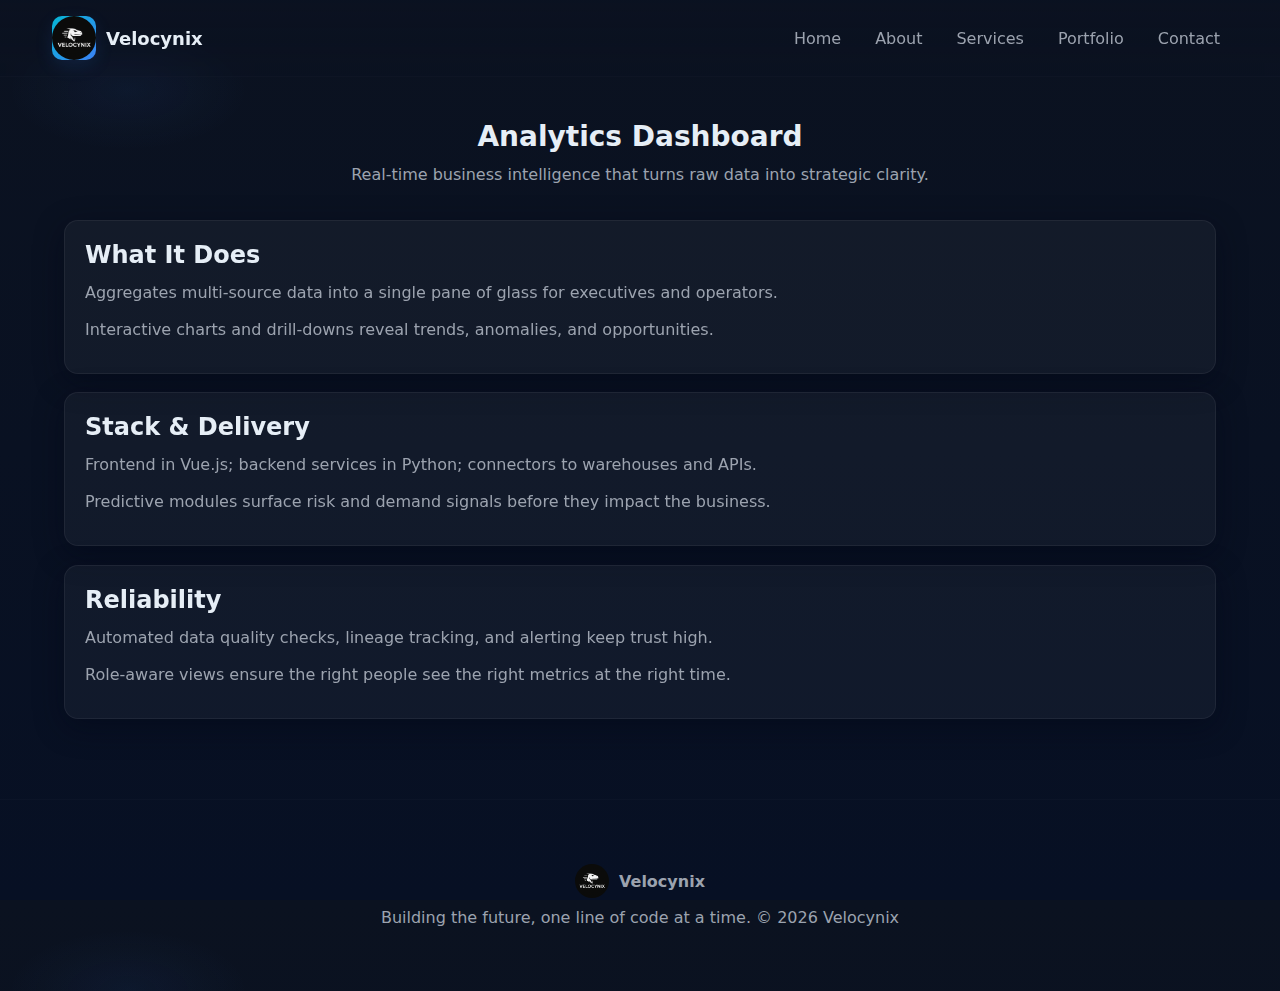
<file: analytics.html>
<!doctype html>
<html lang="en">
<head>
  <meta charset="utf-8">
  <meta name="viewport" content="width=device-width,initial-scale=1">
  <title>Analytics Dashboard - Velocynix</title>
  <meta name="description" content="Real‑time business intelligence that turns raw data into strategic clarity.">
  <link rel="stylesheet" href="style.css">
</head>
<body>
  
  <nav role="navigation" aria-label="Main" id="nav">
    <div class="nav-inner container">
      <div class="brand">
        <div class="logo"><img class="logo-circle" src="images/noslogan.png" alt="Velocynix" width="44px"></div>
        <div>Velocynix</div>
      </div>
      <div class="nav-links" id="navLinks">
        <a href="index.html#home">Home</a>
        <a href="index.html#about">About</a>
        <a href="index.html#services">Services</a>
        <a href="index.html#portfolio">Portfolio</a>
        <a href="index.html#contact">Contact</a>
      </div>
    </div>
  </nav>

  <main class="container" style="padding-top:120px;padding-bottom:40px">
    <h1 class="section-title">Analytics Dashboard</h1>
    <p class="section-sub">Real‑time business intelligence that turns raw data into strategic clarity.</p>
    <section class="card" style="margin-top:18px"><h2 style="margin-bottom:8px">What It Does</h2>
<p style='color:var(--muted);line-height:1.7;margin:10px 0'>Aggregates multi‑source data into a single pane of glass for executives and operators.</p>
<p style='color:var(--muted);line-height:1.7;margin:10px 0'>Interactive charts and drill‑downs reveal trends, anomalies, and opportunities.</p>
</section>
<section class="card" style="margin-top:18px"><h2 style="margin-bottom:8px">Stack & Delivery</h2>
<p style='color:var(--muted);line-height:1.7;margin:10px 0'>Frontend in Vue.js; backend services in Python; connectors to warehouses and APIs.</p>
<p style='color:var(--muted);line-height:1.7;margin:10px 0'>Predictive modules surface risk and demand signals before they impact the business.</p>
</section>
<section class="card" style="margin-top:18px"><h2 style="margin-bottom:8px">Reliability</h2>
<p style='color:var(--muted);line-height:1.7;margin:10px 0'>Automated data quality checks, lineage tracking, and alerting keep trust high.</p>
<p style='color:var(--muted);line-height:1.7;margin:10px 0'>Role‑aware views ensure the right people see the right metrics at the right time.</p>
</section>
  </main>
  
  <footer>
    <div class="container">
      <div style="display:flex;align-items:center;justify-content:center;gap:10px;margin-bottom:10px">
        <div class="logo" style="width:34px;height:34px;border-radius:8px;display:flex;align-items:center;justify-content:center">
          <img class="logo-circle" src="images/noslogan.png" alt="logo" width="34px">
        </div>
        <strong>Velocynix</strong>
      </div>
      <div style="color:var(--muted)">Building the future, one line of code at a time. © <span id="year"></span> Velocynix</div>
    </div>
  </footer>
  <script>
    document.getElementById('year').textContent = new Date().getFullYear();
  </script>
<script>
(function(){if(!window.chatbase||window.chatbase("getState")!=="initialized"){window.chatbase=(...arguments)=>{if(!window.chatbase.q){window.chatbase.q=[]}window.chatbase.q.push(arguments)};window.chatbase=new Proxy(window.chatbase,{get(target,prop){if(prop==="q"){return target.q}return(...args)=>target(prop,...args)}})}const onLoad=function(){const script=document.createElement("script");script.src="https://www.chatbase.co/embed.min.js";script.id="5amE8og5zxQxO5XHFXUi6";script.domain="www.chatbase.co";document.body.appendChild(script)};if(document.readyState==="complete"){onLoad()}else{window.addEventListener("load",onLoad)}})();
</script>

</body>
</html>
</file>
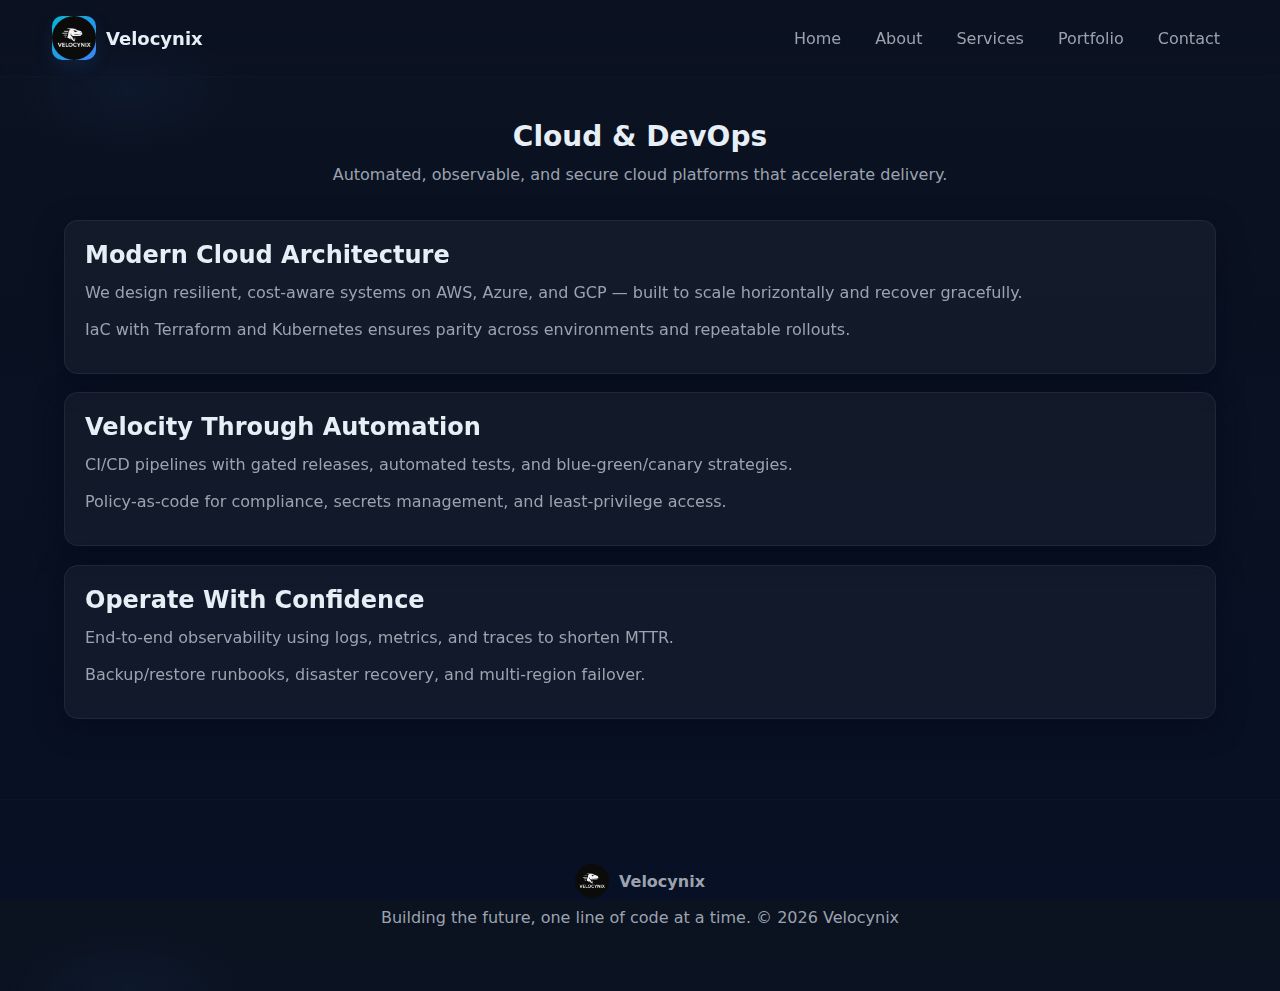
<file: cloud-devops.html>
<!doctype html>
<html lang="en">
<head>
  <meta charset="utf-8">
  <meta name="viewport" content="width=device-width,initial-scale=1">
  <title>Cloud & DevOps - Velocynix</title>
  <meta name="description" content="Automated, observable, and secure cloud platforms that accelerate delivery.">
  <link rel="stylesheet" href="style.css">
</head>
<body>
  
  <nav role="navigation" aria-label="Main" id="nav">
    <div class="nav-inner container">
      <div class="brand">
        <div class="logo"><img class="logo-circle" src="images/noslogan.png" alt="Velocynix" width="44px"></div>
        <div>Velocynix</div>
      </div>
      <div class="nav-links" id="navLinks">
        <a href="index.html#home">Home</a>
        <a href="index.html#about">About</a>
        <a href="index.html#services">Services</a>
        <a href="index.html#portfolio">Portfolio</a>
        <a href="index.html#contact">Contact</a>
      </div>
    </div>
  </nav>

  <main class="container" style="padding-top:120px;padding-bottom:40px">
    <h1 class="section-title">Cloud & DevOps</h1>
    <p class="section-sub">Automated, observable, and secure cloud platforms that accelerate delivery.</p>
    <section class="card" style="margin-top:18px"><h2 style="margin-bottom:8px">Modern Cloud Architecture</h2>
<p style='color:var(--muted);line-height:1.7;margin:10px 0'>We design resilient, cost‑aware systems on AWS, Azure, and GCP — built to scale horizontally and recover gracefully.</p>
<p style='color:var(--muted);line-height:1.7;margin:10px 0'>IaC with Terraform and Kubernetes ensures parity across environments and repeatable rollouts.</p>
</section>
<section class="card" style="margin-top:18px"><h2 style="margin-bottom:8px">Velocity Through Automation</h2>
<p style='color:var(--muted);line-height:1.7;margin:10px 0'>CI/CD pipelines with gated releases, automated tests, and blue‑green/canary strategies.</p>
<p style='color:var(--muted);line-height:1.7;margin:10px 0'>Policy‑as‑code for compliance, secrets management, and least‑privilege access.</p>
</section>
<section class="card" style="margin-top:18px"><h2 style="margin-bottom:8px">Operate With Confidence</h2>
<p style='color:var(--muted);line-height:1.7;margin:10px 0'>End‑to‑end observability using logs, metrics, and traces to shorten MTTR.</p>
<p style='color:var(--muted);line-height:1.7;margin:10px 0'>Backup/restore runbooks, disaster recovery, and multi‑region failover.</p>
</section>
  </main>
  
  <footer>
    <div class="container">
      <div style="display:flex;align-items:center;justify-content:center;gap:10px;margin-bottom:10px">
        <div class="logo" style="width:34px;height:34px;border-radius:8px;display:flex;align-items:center;justify-content:center">
          <img class="logo-circle" src="images/noslogan.png" alt="logo" width="34px">
        </div>
        <strong>Velocynix</strong>
      </div>
      <div style="color:var(--muted)">Building the future, one line of code at a time. © <span id="year"></span> Velocynix</div>
    </div>
  </footer>
  <script>
    document.getElementById('year').textContent = new Date().getFullYear();
  </script>

</body>
</html>
</file>
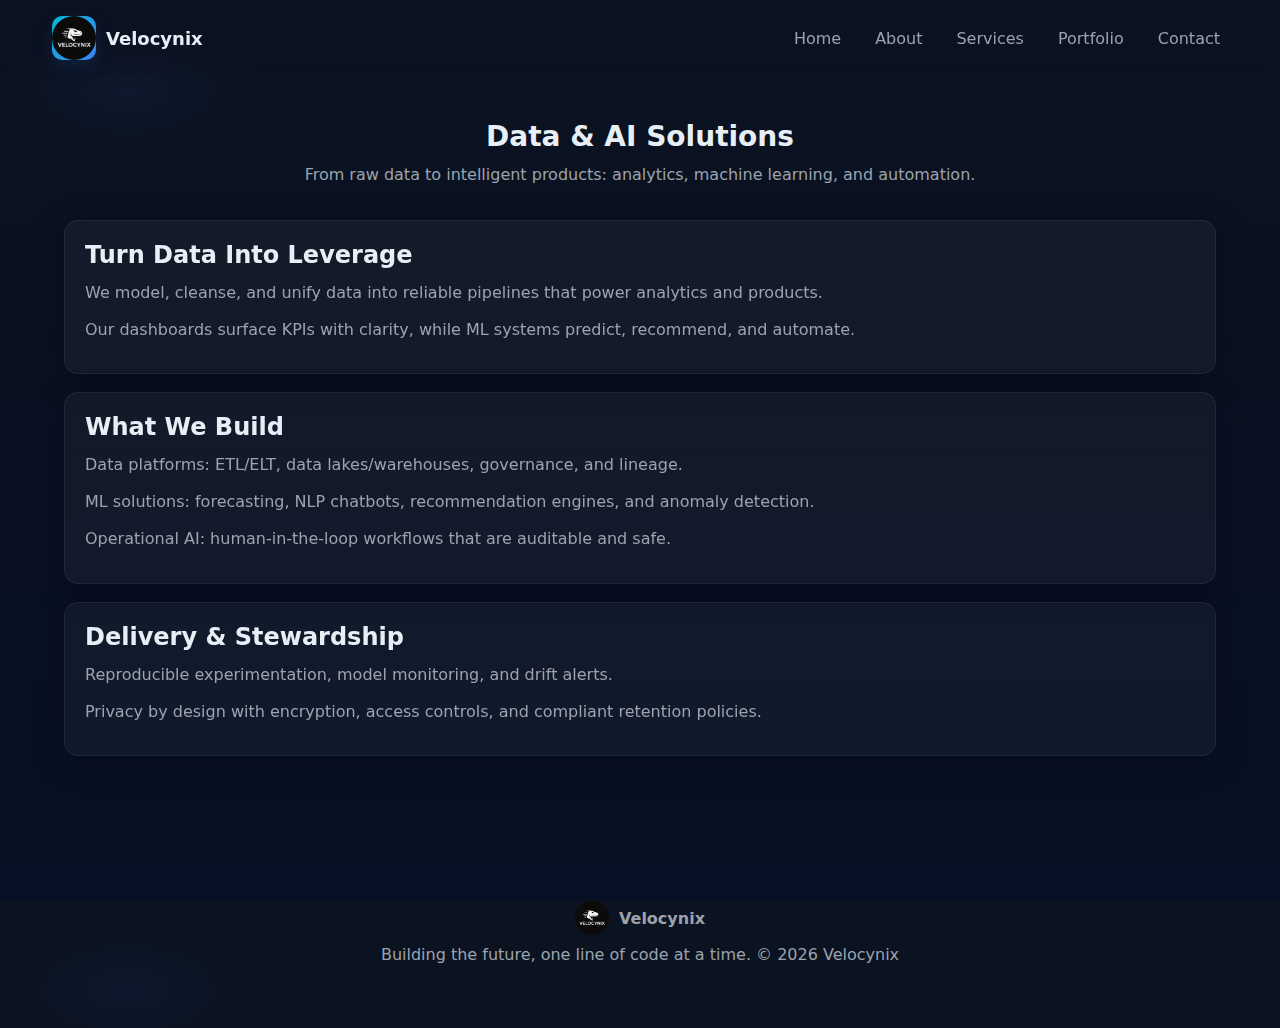
<file: data-ai.html>
<!doctype html>
<html lang="en">
<head>
  <meta charset="utf-8">
  <meta name="viewport" content="width=device-width,initial-scale=1">
  <title>Data & AI Solutions - Velocynix</title>
  <meta name="description" content="From raw data to intelligent products: analytics, machine learning, and automation.">
  <link rel="stylesheet" href="style.css">
</head>
<body>
  
  <nav role="navigation" aria-label="Main" id="nav">
    <div class="nav-inner container">
      <div class="brand">
        <div class="logo"><img class="logo-circle" src="images/noslogan.png" alt="Velocynix" width="44px"></div>
        <div>Velocynix</div>
      </div>
      <div class="nav-links" id="navLinks">
        <a href="index.html#home">Home</a>
        <a href="index.html#about">About</a>
        <a href="index.html#services">Services</a>
        <a href="index.html#portfolio">Portfolio</a>
        <a href="index.html#contact">Contact</a>
      </div>
    </div>
  </nav>

  <main class="container" style="padding-top:120px;padding-bottom:40px">
    <h1 class="section-title">Data & AI Solutions</h1>
    <p class="section-sub">From raw data to intelligent products: analytics, machine learning, and automation.</p>
    <section class="card" style="margin-top:18px"><h2 style="margin-bottom:8px">Turn Data Into Leverage</h2>
<p style='color:var(--muted);line-height:1.7;margin:10px 0'>We model, cleanse, and unify data into reliable pipelines that power analytics and products.</p>
<p style='color:var(--muted);line-height:1.7;margin:10px 0'>Our dashboards surface KPIs with clarity, while ML systems predict, recommend, and automate.</p>
</section>
<section class="card" style="margin-top:18px"><h2 style="margin-bottom:8px">What We Build</h2>
<p style='color:var(--muted);line-height:1.7;margin:10px 0'>Data platforms: ETL/ELT, data lakes/warehouses, governance, and lineage.</p>
<p style='color:var(--muted);line-height:1.7;margin:10px 0'>ML solutions: forecasting, NLP chatbots, recommendation engines, and anomaly detection.</p>
<p style='color:var(--muted);line-height:1.7;margin:10px 0'>Operational AI: human‑in‑the‑loop workflows that are auditable and safe.</p>
</section>
<section class="card" style="margin-top:18px"><h2 style="margin-bottom:8px">Delivery & Stewardship</h2>
<p style='color:var(--muted);line-height:1.7;margin:10px 0'>Reproducible experimentation, model monitoring, and drift alerts.</p>
<p style='color:var(--muted);line-height:1.7;margin:10px 0'>Privacy by design with encryption, access controls, and compliant retention policies.</p>
</section>
  </main>
  
  <footer>
    <div class="container">
      <div style="display:flex;align-items:center;justify-content:center;gap:10px;margin-bottom:10px">
        <div class="logo" style="width:34px;height:34px;border-radius:8px;display:flex;align-items:center;justify-content:center">
          <img class="logo-circle" src="images/noslogan.png" alt="logo" width="34px">
        </div>
        <strong>Velocynix</strong>
      </div>
      <div style="color:var(--muted)">Building the future, one line of code at a time. © <span id="year"></span> Velocynix</div>
    </div>
  </footer>
  <script>
    document.getElementById('year').textContent = new Date().getFullYear();
  </script>
<script>
(function(){if(!window.chatbase||window.chatbase("getState")!=="initialized"){window.chatbase=(...arguments)=>{if(!window.chatbase.q){window.chatbase.q=[]}window.chatbase.q.push(arguments)};window.chatbase=new Proxy(window.chatbase,{get(target,prop){if(prop==="q"){return target.q}return(...args)=>target(prop,...args)}})}const onLoad=function(){const script=document.createElement("script");script.src="https://www.chatbase.co/embed.min.js";script.id="5amE8og5zxQxO5XHFXUi6";script.domain="www.chatbase.co";document.body.appendChild(script)};if(document.readyState==="complete"){onLoad()}else{window.addEventListener("load",onLoad)}})();
</script>

</body>
</html>
</file>
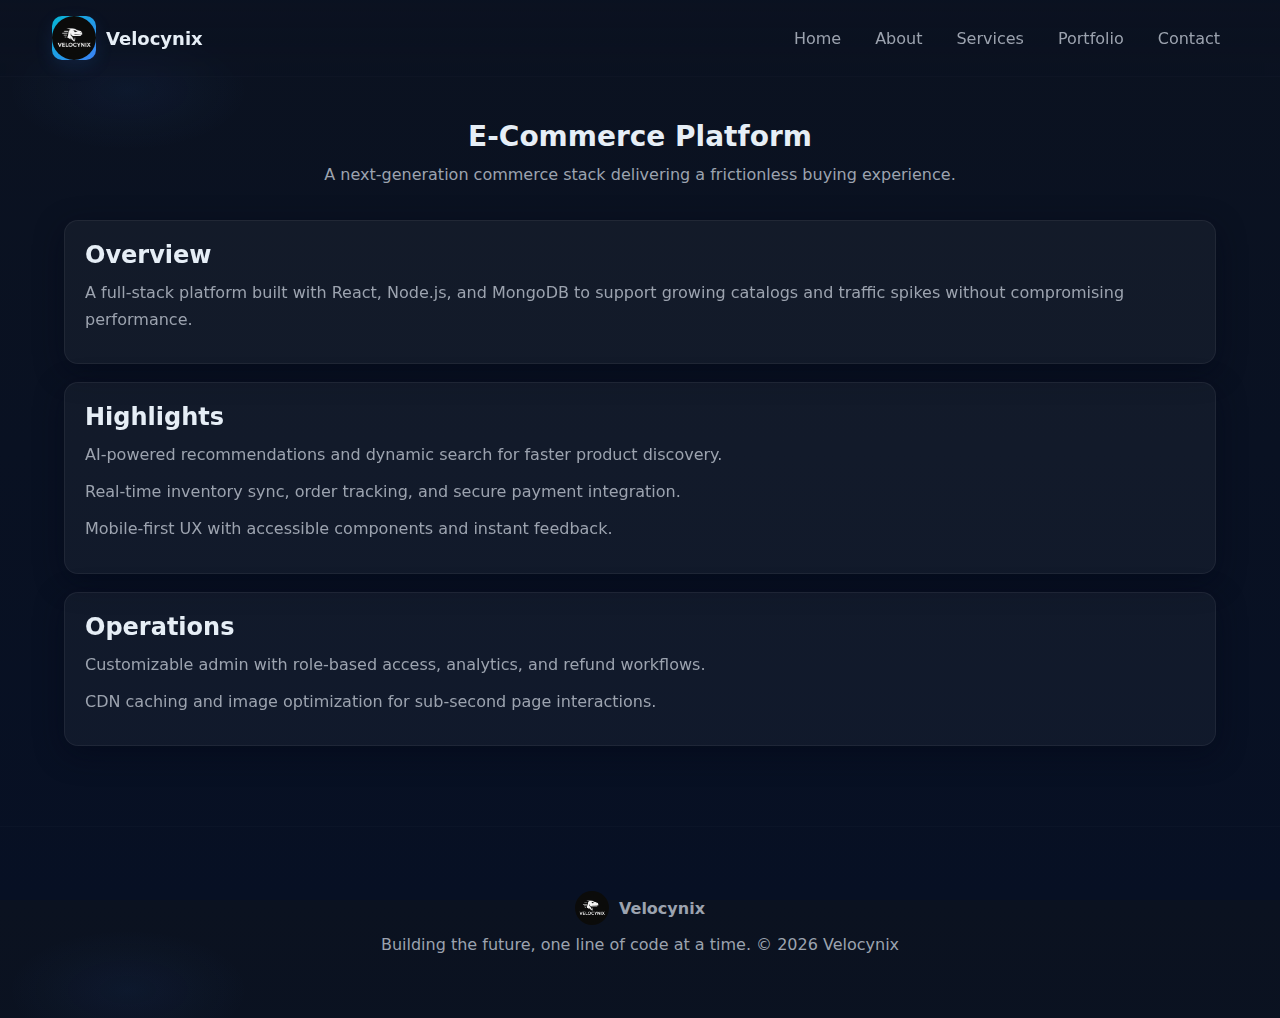
<file: ecommerce.html>
<!doctype html>
<html lang="en">
<head>
  <meta charset="utf-8">
  <meta name="viewport" content="width=device-width,initial-scale=1">
  <title>E‑Commerce Platform - Velocynix</title>
  <meta name="description" content="A next‑generation commerce stack delivering a frictionless buying experience.">
  <link rel="stylesheet" href="style.css">
</head>
<body>
  
  <nav role="navigation" aria-label="Main" id="nav">
    <div class="nav-inner container">
      <div class="brand">
        <div class="logo"><img class="logo-circle" src="images/noslogan.png" alt="Velocynix" width="44px"></div>
        <div>Velocynix</div>
      </div>
      <div class="nav-links" id="navLinks">
        <a href="index.html#home">Home</a>
        <a href="index.html#about">About</a>
        <a href="index.html#services">Services</a>
        <a href="index.html#portfolio">Portfolio</a>
        <a href="index.html#contact">Contact</a>
      </div>
    </div>
  </nav>

  <main class="container" style="padding-top:120px;padding-bottom:40px">
    <h1 class="section-title">E‑Commerce Platform</h1>
    <p class="section-sub">A next‑generation commerce stack delivering a frictionless buying experience.</p>
    <section class="card" style="margin-top:18px"><h2 style="margin-bottom:8px">Overview</h2>
<p style='color:var(--muted);line-height:1.7;margin:10px 0'>A full‑stack platform built with React, Node.js, and MongoDB to support growing catalogs and traffic spikes without compromising performance.</p>
</section>
<section class="card" style="margin-top:18px"><h2 style="margin-bottom:8px">Highlights</h2>
<p style='color:var(--muted);line-height:1.7;margin:10px 0'>AI‑powered recommendations and dynamic search for faster product discovery.</p>
<p style='color:var(--muted);line-height:1.7;margin:10px 0'>Real‑time inventory sync, order tracking, and secure payment integration.</p>
<p style='color:var(--muted);line-height:1.7;margin:10px 0'>Mobile‑first UX with accessible components and instant feedback.</p>
</section>
<section class="card" style="margin-top:18px"><h2 style="margin-bottom:8px">Operations</h2>
<p style='color:var(--muted);line-height:1.7;margin:10px 0'>Customizable admin with role‑based access, analytics, and refund workflows.</p>
<p style='color:var(--muted);line-height:1.7;margin:10px 0'>CDN caching and image optimization for sub‑second page interactions.</p>
</section>
  </main>
  
  <footer>
    <div class="container">
      <div style="display:flex;align-items:center;justify-content:center;gap:10px;margin-bottom:10px">
        <div class="logo" style="width:34px;height:34px;border-radius:8px;display:flex;align-items:center;justify-content:center">
          <img class="logo-circle" src="images/noslogan.png" alt="logo" width="34px">
        </div>
        <strong>Velocynix</strong>
      </div>
      <div style="color:var(--muted)">Building the future, one line of code at a time. © <span id="year"></span> Velocynix</div>
    </div>
  </footer>
  <script>
    document.getElementById('year').textContent = new Date().getFullYear();
  </script>

</body>
</html>
</file>
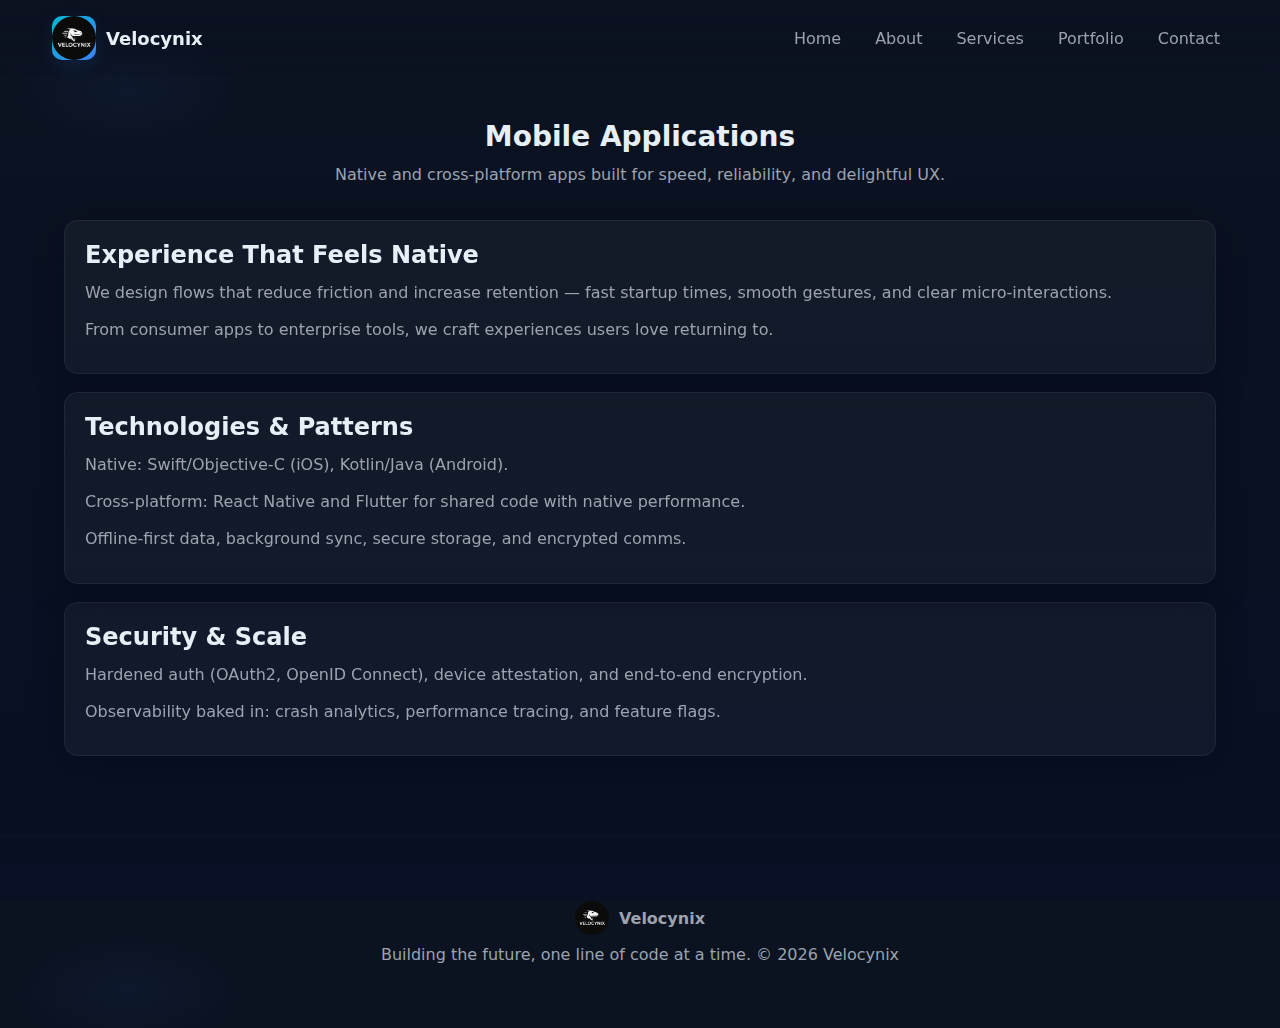
<file: mobile-apps.html>
<!doctype html>
<html lang="en">
<head>
  <meta charset="utf-8">
  <meta name="viewport" content="width=device-width,initial-scale=1">
  <title>Mobile Applications - Velocynix</title>
  <meta name="description" content="Native and cross‑platform apps built for speed, reliability, and delightful UX.">
  <link rel="stylesheet" href="style.css">
</head>
<body>
  
  <nav role="navigation" aria-label="Main" id="nav">
    <div class="nav-inner container">
      <div class="brand">
        <div class="logo"><img class="logo-circle" src="images/noslogan.png" alt="Velocynix" width="44px"></div>
        <div>Velocynix</div>
      </div>
      <div class="nav-links" id="navLinks">
        <a href="index.html#home">Home</a>
        <a href="index.html#about">About</a>
        <a href="index.html#services">Services</a>
        <a href="index.html#portfolio">Portfolio</a>
        <a href="index.html#contact">Contact</a>
      </div>
    </div>
  </nav>

  <main class="container" style="padding-top:120px;padding-bottom:40px">
    <h1 class="section-title">Mobile Applications</h1>
    <p class="section-sub">Native and cross‑platform apps built for speed, reliability, and delightful UX.</p>
    <section class="card" style="margin-top:18px"><h2 style="margin-bottom:8px">Experience That Feels Native</h2>
<p style='color:var(--muted);line-height:1.7;margin:10px 0'>We design flows that reduce friction and increase retention — fast startup times, smooth gestures, and clear micro‑interactions.</p>
<p style='color:var(--muted);line-height:1.7;margin:10px 0'>From consumer apps to enterprise tools, we craft experiences users love returning to.</p>
</section>
<section class="card" style="margin-top:18px"><h2 style="margin-bottom:8px">Technologies & Patterns</h2>
<p style='color:var(--muted);line-height:1.7;margin:10px 0'>Native: Swift/Objective‑C (iOS), Kotlin/Java (Android).</p>
<p style='color:var(--muted);line-height:1.7;margin:10px 0'>Cross‑platform: React Native and Flutter for shared code with native performance.</p>
<p style='color:var(--muted);line-height:1.7;margin:10px 0'>Offline‑first data, background sync, secure storage, and encrypted comms.</p>
</section>
<section class="card" style="margin-top:18px"><h2 style="margin-bottom:8px">Security & Scale</h2>
<p style='color:var(--muted);line-height:1.7;margin:10px 0'>Hardened auth (OAuth2, OpenID Connect), device attestation, and end‑to‑end encryption.</p>
<p style='color:var(--muted);line-height:1.7;margin:10px 0'>Observability baked in: crash analytics, performance tracing, and feature flags.</p>
</section>
  </main>
  
  <footer>
    <div class="container">
      <div style="display:flex;align-items:center;justify-content:center;gap:10px;margin-bottom:10px">
        <div class="logo" style="width:34px;height:34px;border-radius:8px;display:flex;align-items:center;justify-content:center">
          <img class="logo-circle" src="images/noslogan.png" alt="logo" width="34px">
        </div>
        <strong>Velocynix</strong>
      </div>
      <div style="color:var(--muted)">Building the future, one line of code at a time. © <span id="year"></span> Velocynix</div>
    </div>
  </footer>
  <script>
    document.getElementById('year').textContent = new Date().getFullYear();
  </script>
<script>
(function(){if(!window.chatbase||window.chatbase("getState")!=="initialized"){window.chatbase=(...arguments)=>{if(!window.chatbase.q){window.chatbase.q=[]}window.chatbase.q.push(arguments)};window.chatbase=new Proxy(window.chatbase,{get(target,prop){if(prop==="q"){return target.q}return(...args)=>target(prop,...args)}})}const onLoad=function(){const script=document.createElement("script");script.src="https://www.chatbase.co/embed.min.js";script.id="5amE8og5zxQxO5XHFXUi6";script.domain="www.chatbase.co";document.body.appendChild(script)};if(document.readyState==="complete"){onLoad()}else{window.addEventListener("load",onLoad)}})();
</script>

</body>
</html>
</file>
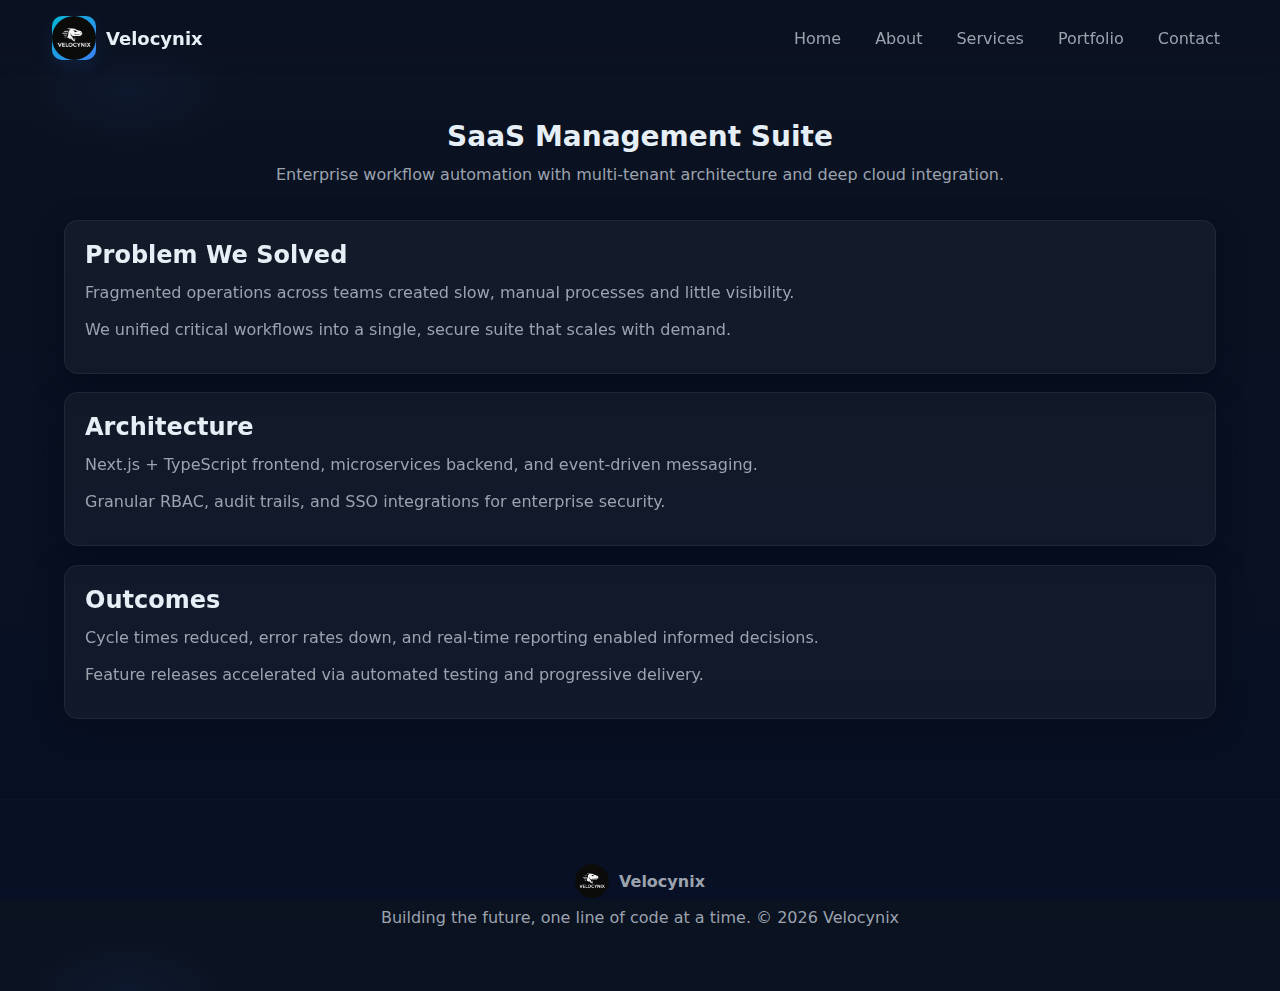
<file: saas.html>
<!doctype html>
<html lang="en">
<head>
  <meta charset="utf-8">
  <meta name="viewport" content="width=device-width,initial-scale=1">
  <title>SaaS Management Suite - Velocynix</title>
  <meta name="description" content="Enterprise workflow automation with multi‑tenant architecture and deep cloud integration.">
  <link rel="stylesheet" href="style.css">
</head>
<body>
  
  <nav role="navigation" aria-label="Main" id="nav">
    <div class="nav-inner container">
      <div class="brand">
        <div class="logo"><img class="logo-circle" src="images/noslogan.png" alt="Velocynix" width="44px"></div>
        <div>Velocynix</div>
      </div>
      <div class="nav-links" id="navLinks">
        <a href="index.html#home">Home</a>
        <a href="index.html#about">About</a>
        <a href="index.html#services">Services</a>
        <a href="index.html#portfolio">Portfolio</a>
        <a href="index.html#contact">Contact</a>
      </div>
    </div>
  </nav>

  <main class="container" style="padding-top:120px;padding-bottom:40px">
    <h1 class="section-title">SaaS Management Suite</h1>
    <p class="section-sub">Enterprise workflow automation with multi‑tenant architecture and deep cloud integration.</p>
    <section class="card" style="margin-top:18px"><h2 style="margin-bottom:8px">Problem We Solved</h2>
<p style='color:var(--muted);line-height:1.7;margin:10px 0'>Fragmented operations across teams created slow, manual processes and little visibility.</p>
<p style='color:var(--muted);line-height:1.7;margin:10px 0'>We unified critical workflows into a single, secure suite that scales with demand.</p>
</section>
<section class="card" style="margin-top:18px"><h2 style="margin-bottom:8px">Architecture</h2>
<p style='color:var(--muted);line-height:1.7;margin:10px 0'>Next.js + TypeScript frontend, microservices backend, and event‑driven messaging.</p>
<p style='color:var(--muted);line-height:1.7;margin:10px 0'>Granular RBAC, audit trails, and SSO integrations for enterprise security.</p>
</section>
<section class="card" style="margin-top:18px"><h2 style="margin-bottom:8px">Outcomes</h2>
<p style='color:var(--muted);line-height:1.7;margin:10px 0'>Cycle times reduced, error rates down, and real‑time reporting enabled informed decisions.</p>
<p style='color:var(--muted);line-height:1.7;margin:10px 0'>Feature releases accelerated via automated testing and progressive delivery.</p>
</section>
  </main>
  
  <footer>
    <div class="container">
      <div style="display:flex;align-items:center;justify-content:center;gap:10px;margin-bottom:10px">
        <div class="logo" style="width:34px;height:34px;border-radius:8px;display:flex;align-items:center;justify-content:center">
          <img class="logo-circle" src="images/noslogan.png" alt="logo" width="34px">
        </div>
        <strong>Velocynix</strong>
      </div>
      <div style="color:var(--muted)">Building the future, one line of code at a time. © <span id="year"></span> Velocynix</div>
    </div>
  </footer>
  <script>
    document.getElementById('year').textContent = new Date().getFullYear();
  </script>
<script>
(function(){if(!window.chatbase||window.chatbase("getState")!=="initialized"){window.chatbase=(...arguments)=>{if(!window.chatbase.q){window.chatbase.q=[]}window.chatbase.q.push(arguments)};window.chatbase=new Proxy(window.chatbase,{get(target,prop){if(prop==="q"){return target.q}return(...args)=>target(prop,...args)}})}const onLoad=function(){const script=document.createElement("script");script.src="https://www.chatbase.co/embed.min.js";script.id="5amE8og5zxQxO5XHFXUi6";script.domain="www.chatbase.co";document.body.appendChild(script)};if(document.readyState==="complete"){onLoad()}else{window.addEventListener("load",onLoad)}})();
</script>

</body>
</html>
</file>
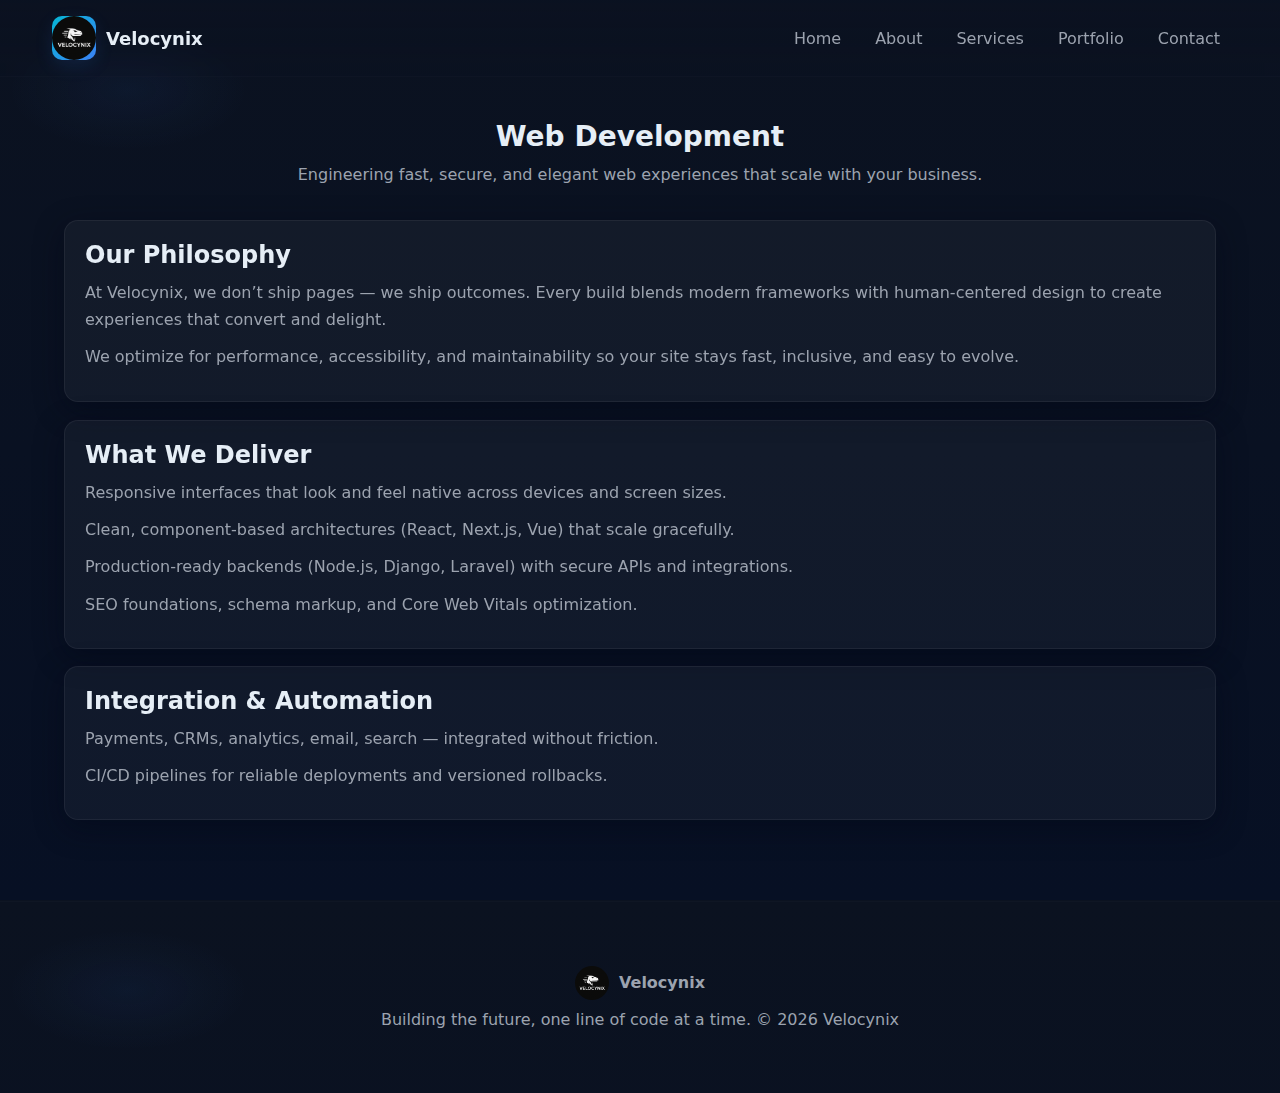
<file: web-development.html>
<!doctype html>
<html lang="en">
<head>
  <meta charset="utf-8">
  <meta name="viewport" content="width=device-width,initial-scale=1">
  <title>Web Development - Velocynix</title>
  <meta name="description" content="Engineering fast, secure, and elegant web experiences that scale with your business.">
  <link rel="stylesheet" href="style.css">
</head>
<body>
  
  <nav role="navigation" aria-label="Main" id="nav">
    <div class="nav-inner container">
      <div class="brand">
        <div class="logo"><img class="logo-circle" src="images/noslogan.png" alt="Velocynix" width="44px"></div>
        <div>Velocynix</div>
      </div>
      <div class="nav-links" id="navLinks">
        <a href="index.html#home">Home</a>
        <a href="index.html#about">About</a>
        <a href="index.html#services">Services</a>
        <a href="index.html#portfolio">Portfolio</a>
        <a href="index.html#contact">Contact</a>
      </div>
    </div>
  </nav>

  <main class="container" style="padding-top:120px;padding-bottom:40px">
    <h1 class="section-title">Web Development</h1>
    <p class="section-sub">Engineering fast, secure, and elegant web experiences that scale with your business.</p>
    <section class="card" style="margin-top:18px"><h2 style="margin-bottom:8px">Our Philosophy</h2>
<p style='color:var(--muted);line-height:1.7;margin:10px 0'>At Velocynix, we don’t ship pages — we ship outcomes. Every build blends modern frameworks with human‑centered design to create experiences that convert and delight.</p>
<p style='color:var(--muted);line-height:1.7;margin:10px 0'>We optimize for performance, accessibility, and maintainability so your site stays fast, inclusive, and easy to evolve.</p>
</section>
<section class="card" style="margin-top:18px"><h2 style="margin-bottom:8px">What We Deliver</h2>
<p style='color:var(--muted);line-height:1.7;margin:10px 0'>Responsive interfaces that look and feel native across devices and screen sizes.</p>
<p style='color:var(--muted);line-height:1.7;margin:10px 0'>Clean, component‑based architectures (React, Next.js, Vue) that scale gracefully.</p>
<p style='color:var(--muted);line-height:1.7;margin:10px 0'>Production‑ready backends (Node.js, Django, Laravel) with secure APIs and integrations.</p>
<p style='color:var(--muted);line-height:1.7;margin:10px 0'>SEO foundations, schema markup, and Core Web Vitals optimization.</p>
</section>
<section class="card" style="margin-top:18px"><h2 style="margin-bottom:8px">Integration & Automation</h2>
<p style='color:var(--muted);line-height:1.7;margin:10px 0'>Payments, CRMs, analytics, email, search — integrated without friction.</p>
<p style='color:var(--muted);line-height:1.7;margin:10px 0'>CI/CD pipelines for reliable deployments and versioned rollbacks.</p>
</section>
  </main>
  
  <footer>
    <div class="container">
      <div style="display:flex;align-items:center;justify-content:center;gap:10px;margin-bottom:10px">
        <div class="logo" style="width:34px;height:34px;border-radius:8px;display:flex;align-items:center;justify-content:center">
          <img class="logo-circle" src="images/noslogan.png" alt="logo" width="34px">
        </div>
        <strong>Velocynix</strong>
      </div>
      <div style="color:var(--muted)">Building the future, one line of code at a time. © <span id="year"></span> Velocynix</div>
    </div>
  </footer>
  <script>
    document.getElementById('year').textContent = new Date().getFullYear();
  </script>

</body>
</html>
</file>
<file: style.css>
/* Chat Widget */
#chatWidget {
  position: fixed;
  bottom: 80px;
  right: 22px;
  width: 320px;
  height: 420px;
  background: var(--panel);
  border: 1px solid var(--glass-border);
  border-radius: 14px;
  box-shadow: var(--card-shadow);
  display: flex;
  flex-direction: column;
  overflow: hidden;
  transform: translateY(120%);
  transition: transform 0.3s ease;
  z-index: 1500;
}
#chatWidget.open { transform: translateY(0); }

#chatHeader {
  background: linear-gradient(90deg,var(--accent1),var(--accent2));
  color: white;
  padding: 10px;
  display: flex;
  justify-content: space-between;
  align-items: center;
}
#chatHeader button {
  background: transparent;
  border: none;
  color: white;
  font-size: 18px;
  cursor: pointer;
}

#chatMessages {
  flex: 1;
  padding: 10px;
  overflow-y: auto;
  font-size: 14px;
}
.chat-msg { margin-bottom: 8px; }
.chat-msg.user { text-align: right; color: var(--accent2); }
.chat-msg.bot { text-align: left; color: var(--muted); }

#chatInputArea {
  display: flex;
  border-top: 1px solid var(--glass-border);
}
#chatInput {
  flex: 1;
  padding: 10px;
  border: none;
  outline: none;
  background: transparent;
  color: var(--text);
}
#sendChat {
  background: var(--accent1);
  border: none;
  padding: 0 14px;
  cursor: pointer;
  color: white;
  font-weight: bold;
  border-radius: 0;
}

/* Floating Chat Button */
#chatToggle {
  position: fixed;
  bottom: 22px;
  right: 22px;
  width: 54px;
  height: 54px;
  border-radius: 50%;
  border: none;
  background: linear-gradient(90deg,var(--accent1),var(--accent2));
  color: white;
  font-size: 22px;
  cursor: pointer;
  box-shadow: var(--card-shadow);
  display: flex;
  align-items: center;
  justify-content: center;
  z-index: 1400;
}
/* Chat Widget (solid background now) */
#chatWidget {
  position: fixed;
  bottom: 80px;
  right: 22px;
  width: 320px;
  height: 420px;
  background: #0b1220; /* solid background */
  border: 1px solid var(--glass-border);
  border-radius: 14px;
  box-shadow: var(--card-shadow);
  display: flex;
  flex-direction: column;
  overflow: hidden;
  transform: translateY(120%);
  transition: transform 0.3s ease;
  z-index: 1500;
}
#chatWidget.open { transform: translateY(0); }

/* Tooltip above chat button */
#chatTooltip {
  position: fixed;
  bottom: 85px;
  right: 22px;
  background: #0b1220;
  color: white;
  padding: 6px 12px;
  border-radius: 8px;
  font-size: 14px;
  box-shadow: var(--card-shadow);
  white-space: nowrap;
  z-index: 1400;
  display: flex;
  align-items: center;
  gap: 6px;
}
#chatTooltip::after {
  content: "";
  position: absolute;
  bottom: -8px;
  right: 16px;
  border-width: 8px;
  border-style: solid;
  border-color: #0b1220 transparent transparent transparent;
}

/* Floating Chat Button */
#chatToggle {
  position: fixed;
  bottom: 22px;
  right: 22px;
  width: 54px;
  height: 54px;
  border-radius: 50%;
  border: none;
  background: linear-gradient(90deg,var(--accent1),var(--accent2));
  color: white;
  font-size: 22px;
  cursor: pointer;
  box-shadow: var(--card-shadow);
  display: flex;
  align-items: center;
  justify-content: center;
  z-index: 1400;
}


 /* Reset & base */
    :root{
      --bg:#0b1220; --panel:rgba(255,255,255,0.04); --muted:#9ca3af;
      --accent1:#06b6d4; --accent2:#3b82f6; --glass:rgba(255,255,255,0.06);
      --glass-border:rgba(255,255,255,0.06); --card-shadow: 0 8px 30px rgba(2,6,23,0.6);
      --glass-blur: 10px;
      --text:#e6eef6;
      --radius:14px;
      --transition:300ms cubic-bezier(.2,.9,.3,1);
    }
    :root.light{
      --bg:#f6f7fb; --panel: rgba(11,17,34,0.03); --muted:#475569; --text:#0b1220;
      --glass: rgba(255,255,255,0.7); --glass-border:rgba(11,17,34,0.06); --card-shadow: 0 8px 30px rgba(2,6,23,0.06);
    }
    /* Services cards */
    .services-grid a,
    .services-grid a h3 {
      text-decoration: none !important;
      color: inherit !important;
    }
    
    /* Portfolio cards */
    .portfolio-grid a,
    .portfolio-grid a h3 {
      text-decoration: none !important;
      color: inherit !important;
    }
    .card a,
    .project-card a {
      text-decoration: none !important;
      color: inherit !important;
    }
    .portfolio-grid a:hover h3 {
     color: var(--accent1);
    }
    *{box-sizing:border-box;margin:0;padding:0}
    html,body{height:100%}
    body{
      font-family: Inter, ui-sans-serif, system-ui, -apple-system, "Segoe UI", Roboto, "Helvetica Neue", Arial;
      background: radial-gradient(1200px 600px at 10% 10%, rgba(59,130,246,0.06), transparent 10%),
                  linear-gradient(180deg,var(--bg) 0%, #071024 100%);
      color:var(--text);
      -webkit-font-smoothing:antialiased;
      -moz-osx-font-smoothing:grayscale;
      overflow-x:hidden;
      transition: background var(--transition), color var(--transition);
    }
    .container{max-width:1200px;margin:0 auto;padding:24px}
    /* page fade in/out */
    .page-enter{opacity:0;transform:translateY(8px);}
    .page-enter-active{opacity:1;transform:none;transition:opacity 420ms ease, transform 420ms ease;}
    .page-exit{opacity:1;}
    .page-exit-active{opacity:0;transform:translateY(8px);transition:opacity 300ms ease, transform 300ms ease;}

    /* NAV */
    nav{position:fixed;inset:0 0 auto 0;display:flex;align-items:center;z-index:1200;padding:10px 20px;backdrop-filter: blur(6px);background: linear-gradient(180deg, rgba(11,17,34,0.28), rgba(11,17,34,0.12));border-bottom:1px solid rgba(255,255,255,0.02);}
    .nav-inner{max-width:1200px;margin:0 auto;display:flex;align-items:center;justify-content:space-between;width:100%;gap:12px;padding:6px 12px}
    .brand{display:flex;align-items:center;gap:10px;font-weight:700;font-size:1.125rem}
    .brand .logo{width:44px;height:44px;border-radius:10px;display:flex;align-items:center;justify-content:center;background:linear-gradient(135deg,var(--accent1),var(--accent2));box-shadow:0 6px 18px rgba(59,130,246,0.12);color:#fff;font-weight:800}
    .nav-links{display:flex;gap:18px;align-items:center}
    .nav-links a{color:var(--muted);text-decoration:none;padding:8px;border-radius:8px;transition:all 200ms ease}
    .nav-links a:hover{color:var(--accent1);background:linear-gradient(90deg,rgba(6,182,212,0.06),rgba(59,130,246,0.04))}
    .nav-actions{display:flex;gap:10px;align-items:center}

    /* mobile */
    .burger{display:none;cursor:pointer;width:44px;height:44px;border-radius:10px;background:var(--panel);align-items:center;justify-content:center;border:1px solid var(--glass-border)}
    .mobile-drawer{position:fixed;right:0;top:0;height:100vh;width:320px;background:linear-gradient(180deg, rgba(11,17,34,0.95), rgba(11,17,34,0.98));backdrop-filter: blur(6px);box-shadow:-30px 0 60px rgba(2,6,23,0.6);transform:translateX(110%);transition:transform 360ms cubic-bezier(.2,.9,.3,1);padding:20px;z-index:1500}
    .mobile-drawer.open{transform:none}
    .mobile-drawer a{display:block;padding:12px;border-radius:10px;color:var(--muted);text-decoration:none}

    /* HERO */
    .hero{min-height:88vh;display:grid;place-items:center;padding-top:48px}

    .hero-inner{text-align:center;max-width:980px;padding:40px;border-radius:18px;background:linear-gradient(180deg, rgba(255,255,255,0.02), rgba(255,255,255,0.01));box-shadow:var(--card-shadow);backdrop-filter: blur(var(--glass-blur));border:1px solid var(--glass-border)}
    .hero h1{font-size:clamp(28px,6vw,56px);line-height:1.02;margin-bottom:8px}
    .hero .name{display:block;font-weight:800}
    .hero .role{display:block;font-weight:700;color:transparent;background:linear-gradient(90deg,var(--accent1),var(--accent2),#8b5cf6);-webkit-background-clip:text;background-clip:text}
    .hero p{color:var(--muted);font-size:18px;margin:14px 0 20px;max-width:720px;margin-left:auto;margin-right:auto}

    /* typewriter */
    .typewriter{display:inline-block;position:relative;padding-left:6px;color: white;}
    .typewriter .cursor{display:inline-block;width:2px;background:var(--text);height:1.15em;vertical-align:middle;margin-left:6px;animation:blink 800ms step-start infinite;}
    @keyframes blink{50%{opacity:0}}

    /* buttons */
    .btn{display:inline-flex;align-items:center;gap:8px;padding:10px 16px;border-radius:10px;border:none;cursor:pointer;font-weight:700;transition:all 220ms ease;text-decoration:none}
    .btn-primary{background:linear-gradient(90deg,var(--accent1),var(--accent2));color:white;box-shadow:0 12px 30px rgba(6,182,212,0.12)}
    .btn-ghost{background:transparent;border:1px solid rgba(255,255,255,0.04);color:var(--text)}

    /* layout sections */
    section{padding:80px 0}
    .section-title{text-align:center;font-size:28px;margin-bottom:8px;font-weight:800}
    .section-sub{ text-align:center;color:var(--muted);max-width:760px;margin:12px auto 36px;}

    /* ABOUT grid */
    .about-grid{display:grid;grid-template-columns:360px 1fr;gap:28px;align-items:center;max-width:1100px;margin:0 auto}
    .avatar{width:360px;height:360px;border-radius:20px;overflow:hidden;border:1px solid var(--glass-border);background:linear-gradient(180deg, rgba(255,255,255,0.02), rgba(255,255,255,0.01));display:flex;align-items:center;justify-content:center}
    .avatar img{width:100%;height:100%;object-fit:cover;transition:transform 420ms ease}
    .avatar:hover img{transform:scale(1.04) rotate(-0.5deg)}

    .bio p{color:var(--muted);line-height:1.65;font-size:16px;margin-bottom:12px}
    .stats{display:flex;gap:14px;margin-top:18px}
    .stat{flex:1;background:linear-gradient(180deg, rgba(6,182,212,0.04), rgba(59,130,246,0.02));padding:18px;border-radius:12px;text-align:center;border:1px solid rgba(6,182,212,0.06)}
    .stat .num{font-size:26px;font-weight:800;color:var(--text)}

    /* services */
    .services-grid{display:grid;grid-template-columns:repeat(auto-fit,minmax(240px,1fr));gap:18px;max-width:1100px;margin:0 auto}
    .card{background:var(--panel);padding:20px;border-radius:14px;border:1px solid var(--glass-border);box-shadow:0 8px 30px rgba(2,6,23,0.45);transition:transform 280ms ease, box-shadow 280ms ease;transform-style:preserve-3d;will-change:transform}
    .card:hover{transform:translateY(-8px) rotateX(2deg) rotateY(-1deg);box-shadow:0 22px 60px rgba(2,6,23,0.6)}
    .card .icon{width:60px;height:60px;border-radius:12px;display:flex;align-items:center;justify-content:center;font-size:24px;margin-bottom:12px;box-shadow:inset 0 -6px 18px rgba(0,0,0,0.15)}
    .card h3{margin-bottom:8px}

    /* portfolio */
    .portfolio-grid{display:grid;grid-template-columns:repeat(auto-fit,minmax(300px,1fr));gap:18px;max-width:1200px;margin:0 auto}

    .project{perspective:1200px}
    .project-card{position:relative;border-radius:12px;overflow:hidden;border:1px solid var(--glass-border);background:linear-gradient(180deg, rgba(255,255,255,0.02), rgba(255,255,255,0.01));transition:transform 300ms ease, box-shadow 300ms ease}
    .project-card img{width:100%;height:220px;object-fit:cover;display:block}
    .project-card .pc-body{padding:14px}
    .tags{display:flex;gap:8px;flex-wrap:wrap;margin-top:8px}
    .tag{background:rgba(6,182,212,0.08);color:var(--accent1);padding:6px 10px;border-radius:999px;font-weight:700;font-size:13px;border:1px solid rgba(6,182,212,0.12)}

    /* contact grid */
    .contact-grid{display:grid;grid-template-columns:1fr 420px;gap:24px;max-width:1100px;margin:0 auto}
    .contact-card{padding:18px;border-radius:12px;background:var(--panel);border:1px solid var(--glass-border)}

    .form-group{margin-bottom:12px}
    .form-group label{display:block;color:var(--muted);font-weight:600;margin-bottom:6px}
    .form-control{width:100%;padding:10px;border-radius:8px;border:1px solid rgba(255,255,255,0.04);background:transparent;color:var(--text)}
  
    footer{padding:40px 0;text-align:center;color:var(--muted);border-top:1px solid rgba(255,255,255,0.02);margin-top:40px}

    /* scroll top */
    .scroll-top{position:fixed;right:22px;bottom:22px;width:48px;height:48px;border-radius:12px;background:linear-gradient(90deg,var(--accent1),var(--accent2));border:none;color:white;display:flex;align-items:center;justify-content:center;transform:translateY(20px);opacity:0;visibility:hidden;transition:all 240ms ease;z-index:1300}
    .scroll-top.show{transform:none;opacity:1;visibility:visible}

    /* custom cursor */
    .cursor{position:fixed;left:0;top:0;width:18px;height:18px;border-radius:50%;pointer-events:none;z-index:2000;transform:translate(-50%,-50%);mix-blend-mode:screen;background:radial-gradient(circle at 30% 30%, rgba(255,255,255,0.9), rgba(255,255,255,0.2) 35%, rgba(6,182,212,0.06) 55%);transition:transform 120ms linear,opacity 220ms linear}

    /* responsive */
    @media (max-width:980px){.about-grid{grid-template-columns:1fr}.contact-grid{grid-template-columns:1fr}.avatar{width:280px;height:280px}}
    @media (max-width:640px){nav{padding:8px} .nav-links{display:none}.burger{display:flex}.hero-inner{padding:22px}.avatar{width:220px;height:220px} .mobile-drawer{width:100%}}
    .logo-circle{
      border-radius: 300px;
    }
    /* Responsive Chatbox */
@media (max-width: 768px) {
  #chatWidget {
    width: 90%;
    height: 60%;
    bottom: 70px;
    right: 5%;
    border-radius: 12px;
  }

  #chatTooltip {
    bottom: 80px;
    right: 50%;
    transform: translateX(50%);
    font-size: 12px;
    padding: 5px 10px;
  }
  #chatTooltip::after {
    right: 50%;
    transform: translateX(50%);
  }

  #chatToggle {
    width: 48px;
    height: 48px;
    font-size: 20px;
    bottom: 18px;
    right: 18px;
  }
}

@media (max-width: 480px) {
  #chatWidget {
    width: 100%;
    height: 65%;
    bottom: 0;
    right: 0;
    border-radius: 0;
  }

  #chatTooltip {
    bottom: 70px;
    right: 50%;
    transform: translateX(50%);
    font-size: 11px;
    padding: 4px 8px;
  }
  #chatTooltip::after {
    right: 50%;
    transform: translateX(50%);
  }

  #chatToggle {
    width: 44px;
    height: 44px;
    font-size: 18px;
    bottom: 16px;
    right: 16px;
  }
}
</file>
